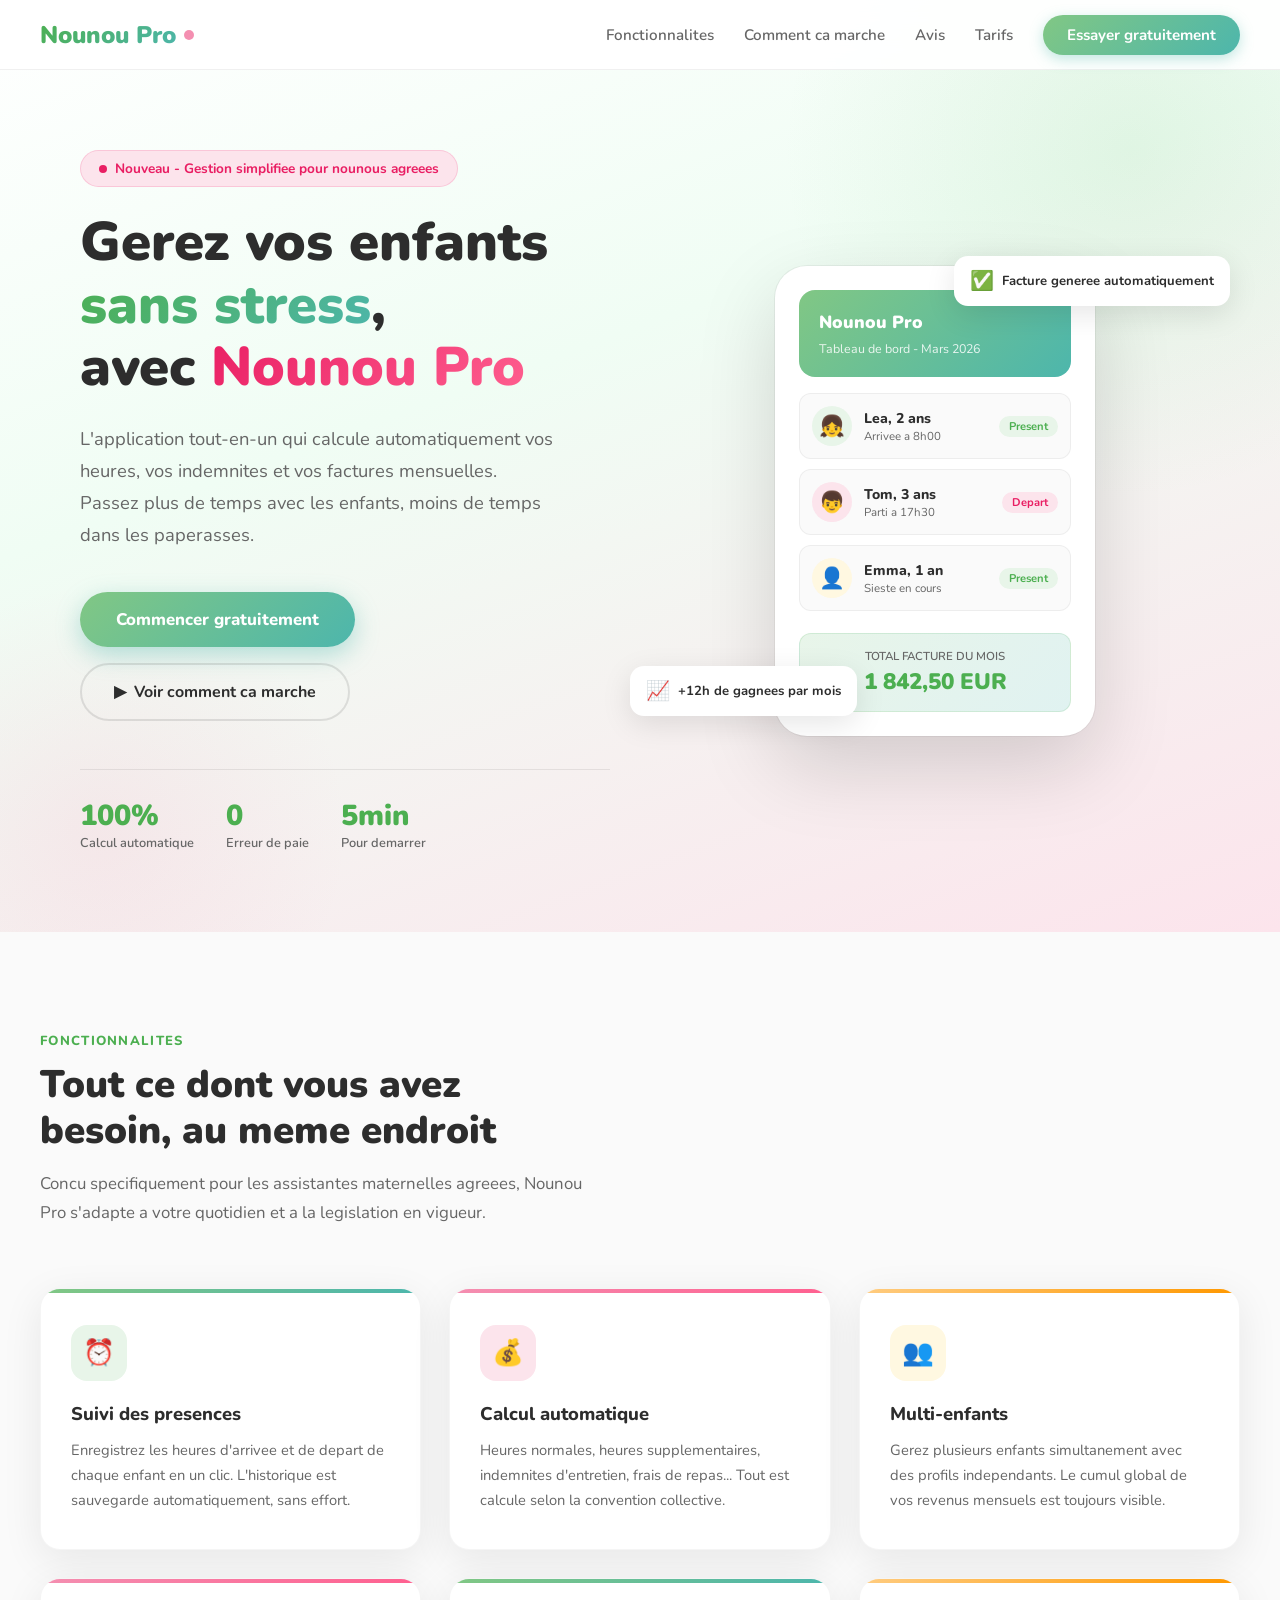
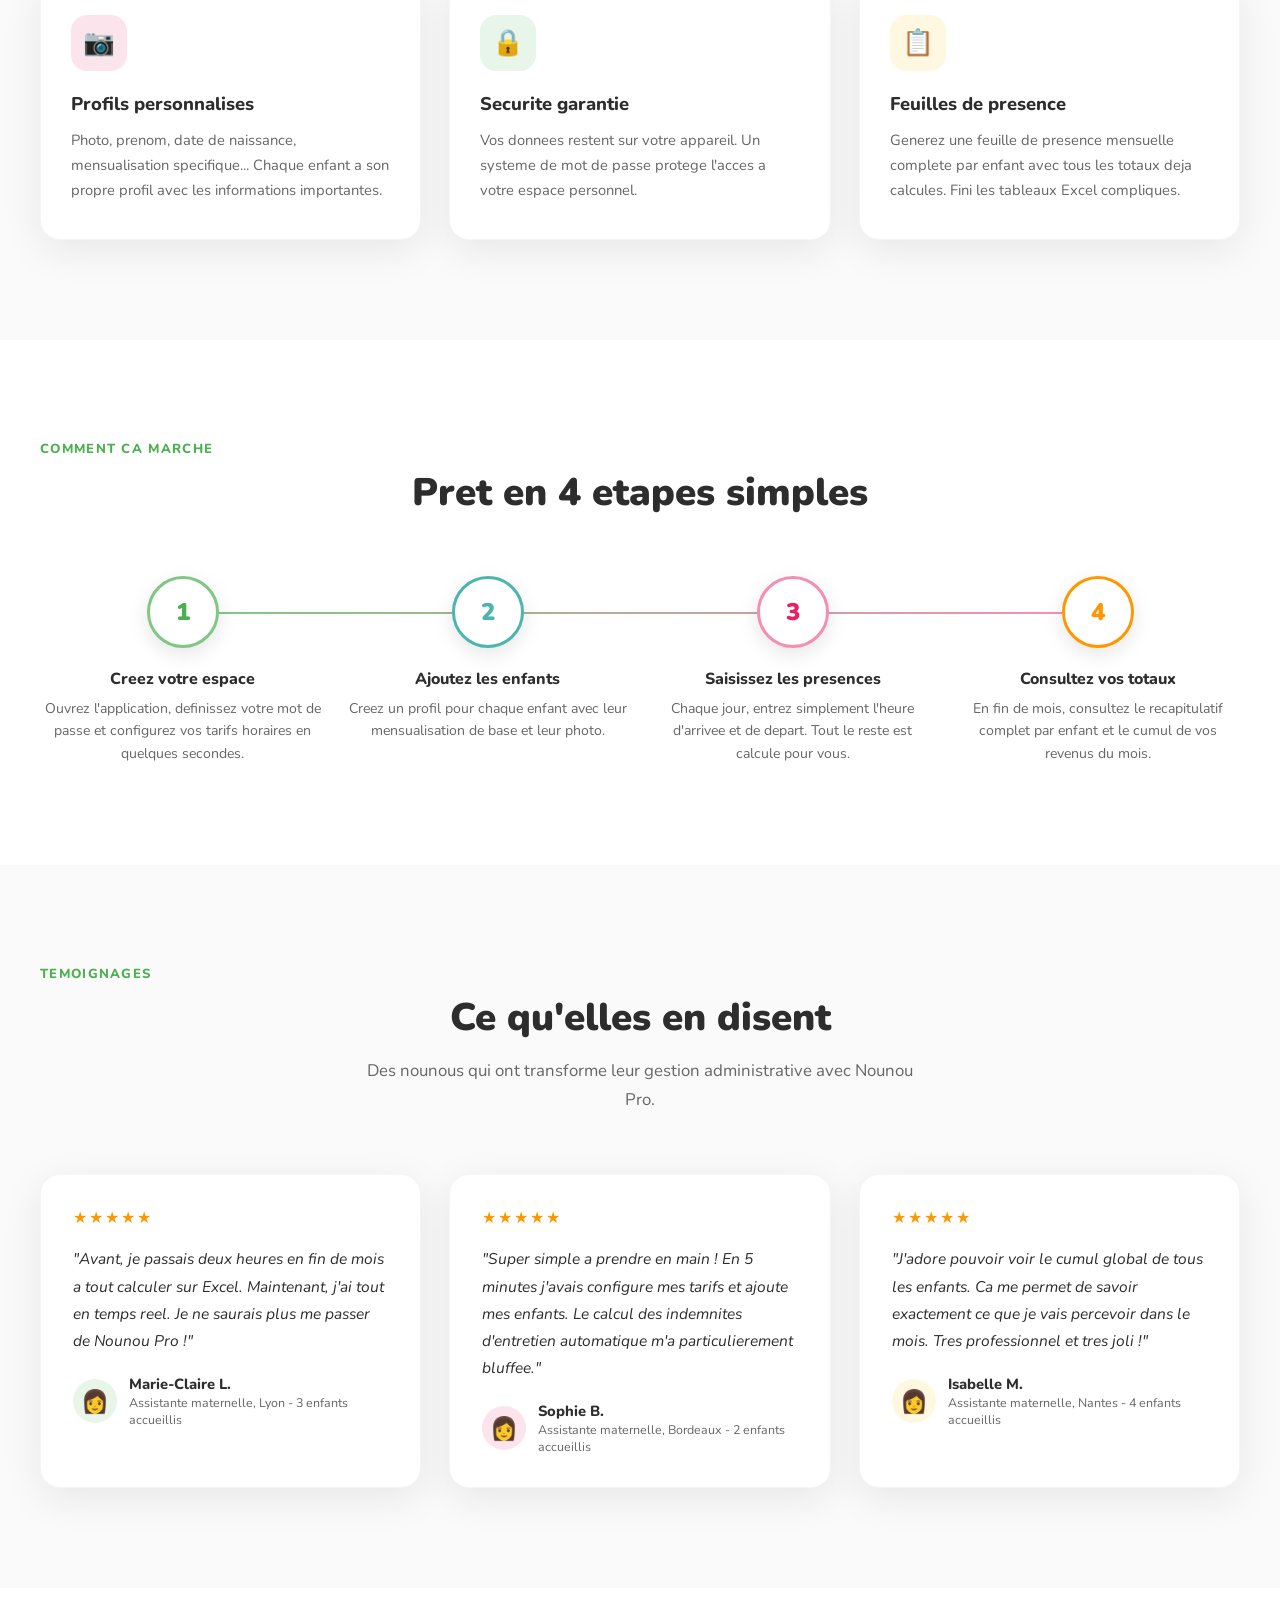
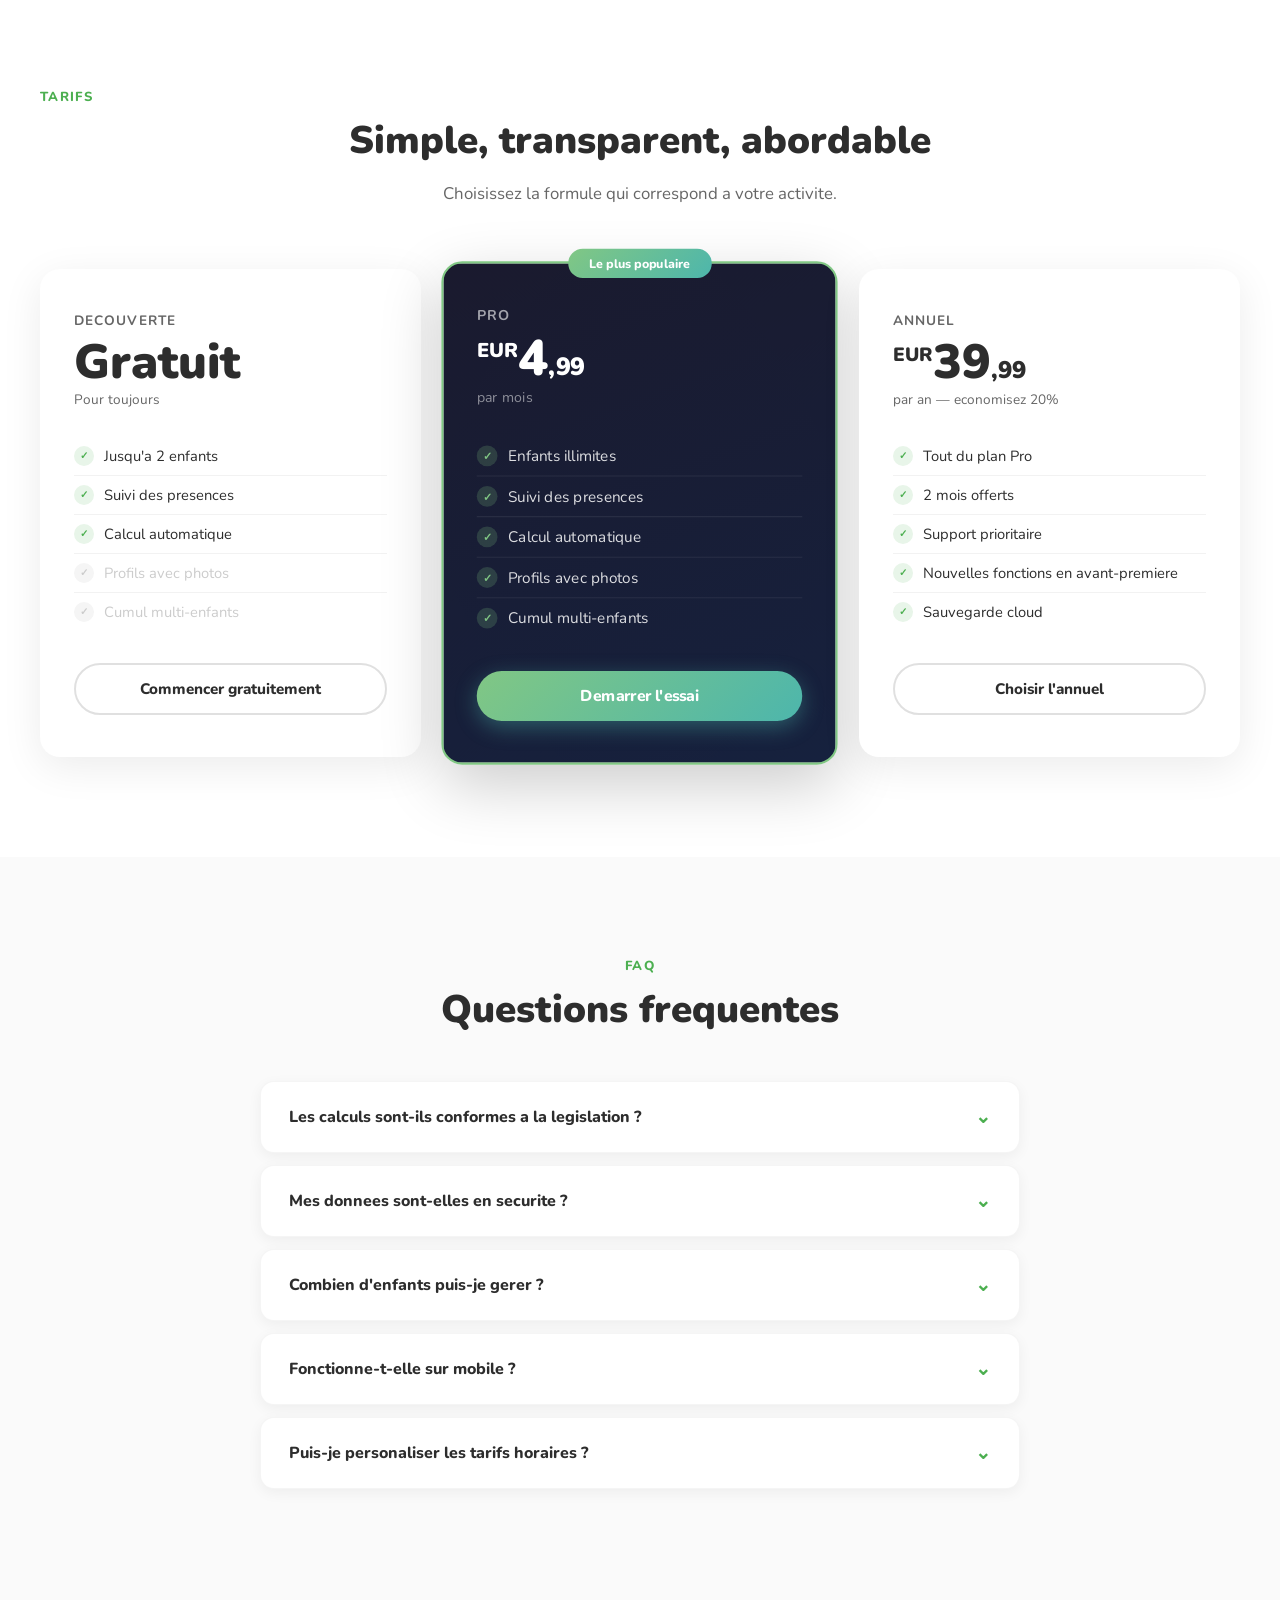
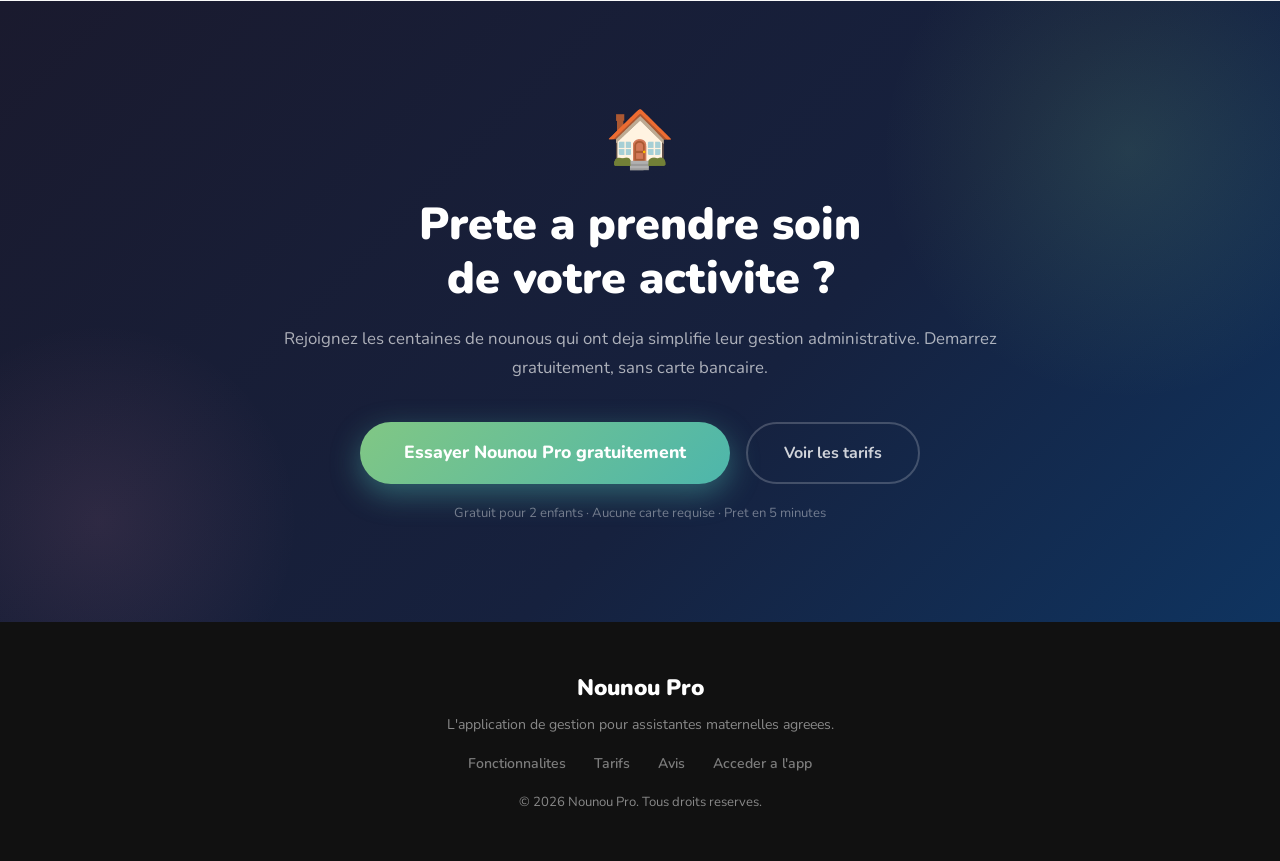
<file: index.html>
<!DOCTYPE html>
<html lang="fr">
<head>
    <meta charset="UTF-8">
    <meta name="viewport" content="width=device-width, initial-scale=1.0">
    <title>Nounou Pro - Simplifiez votre quotidien</title>
    <link href="https://fonts.googleapis.com/css2?family=Nunito:wght@400;600;700;800;900&display=swap" rel="stylesheet">
    <link href="https://fonts.googleapis.com/icon?family=Material+Icons" rel="stylesheet">
    <style>
        :root {
            --green: #81c784;
            --green-dark: #4caf50;
            --green-light: #e8f5e9;
            --pink: #f48fb1;
            --pink-dark: #e91e63;
            --pink-light: #fce4ec;
            --yellow: #ffcc80;
            --yellow-dark: #ff9800;
            --teal: #4db6ac;
            --text: #2d2d2d;
            --text-light: #666;
            --bg: #ffffff;
            --bg-soft: #fafafa;
            --shadow: 0 10px 40px rgba(0,0,0,0.08);
            --shadow-hover: 0 20px 60px rgba(0,0,0,0.14);
            --radius: 20px;
            --font: 'Nunito', sans-serif;
        }

        * { margin: 0; padding: 0; box-sizing: border-box; }

        html { scroll-behavior: smooth; }

        body {
            font-family: var(--font);
            color: var(--text);
            background: var(--bg);
            overflow-x: hidden;
        }

        /* ===== NAVBAR ===== */
        nav {
            position: fixed;
            top: 0;
            left: 0;
            right: 0;
            z-index: 1000;
            background: rgba(255,255,255,0.92);
            backdrop-filter: blur(12px);
            -webkit-backdrop-filter: blur(12px);
            border-bottom: 1px solid rgba(0,0,0,0.06);
            padding: 0 40px;
            height: 70px;
            display: flex;
            align-items: center;
            justify-content: space-between;
            transition: box-shadow 0.3s;
        }

        nav.scrolled { box-shadow: 0 4px 20px rgba(0,0,0,0.1); }

        .nav-logo {
            font-size: 1.5rem;
            font-weight: 900;
            color: var(--green-dark);
            text-decoration: none;
            display: flex;
            align-items: center;
            gap: 8px;
        }

        .nav-logo span {
            background: linear-gradient(135deg, var(--green-dark), var(--teal));
            -webkit-background-clip: text;
            -webkit-text-fill-color: transparent;
            background-clip: text;
        }

        .nav-logo .logo-dot {
            width: 10px;
            height: 10px;
            background: var(--pink);
            border-radius: 50%;
            display: inline-block;
            -webkit-text-fill-color: initial;
            background-clip: initial;
        }

        .nav-links-desktop {
            display: flex;
            align-items: center;
            gap: 30px;
        }

        .nav-links-desktop a {
            text-decoration: none;
            color: var(--text-light);
            font-weight: 600;
            font-size: 0.95rem;
            transition: color 0.2s;
        }

        .nav-links-desktop a:hover { color: var(--green-dark); }

        .nav-cta {
            background: linear-gradient(135deg, var(--green), var(--teal));
            color: white !important;
            padding: 10px 24px;
            border-radius: 50px;
            font-weight: 700 !important;
            transition: transform 0.2s, box-shadow 0.2s !important;
            box-shadow: 0 4px 14px rgba(77, 182, 172, 0.35);
        }

        .nav-cta:hover {
            transform: translateY(-2px);
            box-shadow: 0 6px 20px rgba(77, 182, 172, 0.45) !important;
            color: white !important;
        }

        /* ===== HERO ===== */
        .hero {
            min-height: 100vh;
            padding-top: 70px;
            background: linear-gradient(160deg, #fff 0%, #f0fdf4 40%, #fce4ec 100%);
            display: flex;
            align-items: center;
            position: relative;
            overflow: hidden;
        }

        .hero::before {
            content: '';
            position: absolute;
            top: -200px;
            right: -200px;
            width: 700px;
            height: 700px;
            background: radial-gradient(circle, rgba(129,199,132,0.15) 0%, transparent 70%);
            border-radius: 50%;
        }

        .hero::after {
            content: '';
            position: absolute;
            bottom: -150px;
            left: -150px;
            width: 500px;
            height: 500px;
            background: radial-gradient(circle, rgba(244,143,177,0.12) 0%, transparent 70%);
            border-radius: 50%;
        }

        .hero-container {
            max-width: 1200px;
            margin: 0 auto;
            padding: 80px 40px;
            display: grid;
            grid-template-columns: 1fr 1fr;
            gap: 60px;
            align-items: center;
            position: relative;
            z-index: 1;
        }

        .hero-badge {
            display: inline-flex;
            align-items: center;
            gap: 8px;
            background: var(--pink-light);
            color: var(--pink-dark);
            padding: 8px 18px;
            border-radius: 50px;
            font-size: 0.85rem;
            font-weight: 700;
            margin-bottom: 24px;
            border: 1px solid rgba(233, 30, 99, 0.15);
        }

        .hero-badge-dot {
            width: 8px;
            height: 8px;
            background: var(--pink-dark);
            border-radius: 50%;
            animation: pulse 2s infinite;
        }

        @keyframes pulse {
            0%, 100% { opacity: 1; transform: scale(1); }
            50% { opacity: 0.5; transform: scale(1.3); }
        }

        .hero-title {
            font-size: 3.4rem;
            font-weight: 900;
            line-height: 1.15;
            margin-bottom: 24px;
            color: var(--text);
        }

        .hero-title .highlight {
            background: linear-gradient(135deg, var(--green-dark), var(--teal));
            -webkit-background-clip: text;
            -webkit-text-fill-color: transparent;
            background-clip: text;
        }

        .hero-title .highlight-pink {
            background: linear-gradient(135deg, var(--pink-dark), #ff6090);
            -webkit-background-clip: text;
            -webkit-text-fill-color: transparent;
            background-clip: text;
        }

        .hero-desc {
            font-size: 1.15rem;
            color: var(--text-light);
            line-height: 1.75;
            margin-bottom: 40px;
            max-width: 480px;
        }

        .hero-actions {
            display: flex;
            gap: 16px;
            flex-wrap: wrap;
            align-items: center;
        }

        .btn-primary {
            background: linear-gradient(135deg, var(--green), var(--teal));
            color: white;
            padding: 16px 36px;
            border-radius: 50px;
            text-decoration: none;
            font-weight: 800;
            font-size: 1.05rem;
            box-shadow: 0 8px 24px rgba(77, 182, 172, 0.4);
            transition: transform 0.2s, box-shadow 0.2s;
            display: inline-block;
        }

        .btn-primary:hover {
            transform: translateY(-3px);
            box-shadow: 0 12px 32px rgba(77, 182, 172, 0.5);
        }

        .btn-secondary {
            color: var(--text);
            padding: 16px 32px;
            border-radius: 50px;
            text-decoration: none;
            font-weight: 700;
            font-size: 1rem;
            border: 2px solid rgba(0,0,0,0.1);
            transition: border-color 0.2s, background 0.2s;
            display: inline-flex;
            align-items: center;
            gap: 8px;
        }

        .btn-secondary:hover {
            border-color: var(--green);
            background: var(--green-light);
        }

        .hero-stats {
            display: flex;
            gap: 32px;
            margin-top: 48px;
            padding-top: 32px;
            border-top: 1px solid rgba(0,0,0,0.08);
        }

        .stat-item { text-align: left; }

        .stat-value {
            font-size: 1.8rem;
            font-weight: 900;
            color: var(--green-dark);
            line-height: 1;
        }

        .stat-label {
            font-size: 0.8rem;
            color: var(--text-light);
            margin-top: 4px;
            font-weight: 600;
        }

        .hero-visual {
            position: relative;
            display: flex;
            justify-content: center;
            align-items: center;
        }

        .hero-phone-mockup {
            background: white;
            border-radius: 32px;
            box-shadow: 0 30px 80px rgba(0,0,0,0.15), 0 0 0 1px rgba(0,0,0,0.05);
            padding: 24px;
            width: 320px;
            position: relative;
            z-index: 2;
            animation: float 4s ease-in-out infinite;
        }

        @keyframes float {
            0%, 100% { transform: translateY(0px); }
            50% { transform: translateY(-12px); }
        }

        .mockup-header {
            background: linear-gradient(135deg, var(--green), var(--teal));
            border-radius: 16px;
            padding: 20px;
            color: white;
            margin-bottom: 16px;
        }

        .mockup-logo-text {
            font-weight: 900;
            font-size: 1.1rem;
            margin-bottom: 6px;
        }

        .mockup-subtitle {
            font-size: 0.78rem;
            opacity: 0.85;
        }

        .mockup-cards {
            display: flex;
            flex-direction: column;
            gap: 10px;
        }

        .mockup-child-card {
            display: flex;
            align-items: center;
            gap: 12px;
            background: var(--bg-soft);
            border-radius: 12px;
            padding: 12px;
            border: 1px solid rgba(0,0,0,0.05);
        }

        .mockup-avatar {
            width: 40px;
            height: 40px;
            border-radius: 50%;
            display: flex;
            align-items: center;
            justify-content: center;
            font-size: 1.3rem;
            flex-shrink: 0;
        }

        .mockup-avatar.green { background: var(--green-light); }
        .mockup-avatar.pink { background: var(--pink-light); }
        .mockup-avatar.yellow { background: #fff8e1; }

        .mockup-child-info { flex: 1; }

        .mockup-child-name {
            font-weight: 800;
            font-size: 0.88rem;
            color: var(--text);
        }

        .mockup-child-status {
            font-size: 0.72rem;
            color: var(--text-light);
        }

        .mockup-badge {
            background: var(--green-light);
            color: var(--green-dark);
            padding: 3px 10px;
            border-radius: 50px;
            font-size: 0.7rem;
            font-weight: 700;
        }

        .mockup-badge.pink {
            background: var(--pink-light);
            color: var(--pink-dark);
        }

        .mockup-summary {
            background: linear-gradient(135deg, var(--green-light), #e0f2f1);
            border-radius: 12px;
            padding: 14px;
            margin-top: 12px;
            text-align: center;
            border: 1px solid rgba(76,175,80,0.15);
        }

        .mockup-summary-label {
            font-size: 0.72rem;
            color: var(--text-light);
            font-weight: 600;
        }

        .mockup-summary-value {
            font-size: 1.4rem;
            font-weight: 900;
            color: var(--green-dark);
            margin-top: 2px;
        }

        .hero-floating-badge {
            position: absolute;
            background: white;
            border-radius: 14px;
            padding: 12px 16px;
            box-shadow: 0 8px 30px rgba(0,0,0,0.1);
            font-size: 0.82rem;
            font-weight: 700;
            display: flex;
            align-items: center;
            gap: 8px;
            z-index: 3;
            animation: float2 3.5s ease-in-out infinite;
            white-space: nowrap;
        }

        @keyframes float2 {
            0%, 100% { transform: translateY(0px) rotate(-2deg); }
            50% { transform: translateY(-8px) rotate(-2deg); }
        }

        .badge-top-right {
            top: -10px;
            right: -30px;
            animation-delay: 0.5s;
        }

        .badge-bottom-left {
            bottom: 20px;
            left: -40px;
            animation-delay: 1s;
            animation-name: float3;
        }

        @keyframes float3 {
            0%, 100% { transform: translateY(0px) rotate(2deg); }
            50% { transform: translateY(-10px) rotate(2deg); }
        }

        .badge-icon { font-size: 1.2rem; }

        /* ===== SECTION: FEATURES ===== */
        .section {
            padding: 100px 40px;
        }

        .section-alt { background: var(--bg-soft); }

        .section-container {
            max-width: 1200px;
            margin: 0 auto;
        }

        .section-label {
            font-size: 0.82rem;
            font-weight: 800;
            letter-spacing: 0.1em;
            text-transform: uppercase;
            color: var(--green-dark);
            margin-bottom: 12px;
            display: block;
        }

        .section-title {
            font-size: 2.4rem;
            font-weight: 900;
            line-height: 1.2;
            margin-bottom: 16px;
            color: var(--text);
        }

        .section-desc {
            font-size: 1.05rem;
            color: var(--text-light);
            line-height: 1.7;
            max-width: 560px;
            margin-bottom: 60px;
        }

        .features-grid {
            display: grid;
            grid-template-columns: repeat(3, 1fr);
            gap: 28px;
        }

        .feature-card {
            background: white;
            border-radius: var(--radius);
            padding: 36px 30px;
            box-shadow: var(--shadow);
            border: 1px solid rgba(0,0,0,0.04);
            transition: transform 0.3s, box-shadow 0.3s;
            position: relative;
            overflow: hidden;
        }

        .feature-card::before {
            content: '';
            position: absolute;
            top: 0;
            left: 0;
            right: 0;
            height: 4px;
            border-radius: 4px 4px 0 0;
        }

        .feature-card.green::before { background: linear-gradient(90deg, var(--green), var(--teal)); }
        .feature-card.pink::before { background: linear-gradient(90deg, var(--pink), #ff6090); }
        .feature-card.yellow::before { background: linear-gradient(90deg, var(--yellow), var(--yellow-dark)); }

        .feature-card:hover {
            transform: translateY(-6px);
            box-shadow: var(--shadow-hover);
        }

        .feature-icon {
            width: 56px;
            height: 56px;
            border-radius: 16px;
            display: flex;
            align-items: center;
            justify-content: center;
            font-size: 1.6rem;
            margin-bottom: 20px;
        }

        .feature-icon.green { background: var(--green-light); }
        .feature-icon.pink { background: var(--pink-light); }
        .feature-icon.yellow { background: #fff8e1; }

        .feature-title {
            font-size: 1.15rem;
            font-weight: 800;
            margin-bottom: 12px;
            color: var(--text);
        }

        .feature-desc {
            font-size: 0.92rem;
            color: var(--text-light);
            line-height: 1.7;
        }

        /* ===== HOW IT WORKS ===== */
        .steps-grid {
            display: grid;
            grid-template-columns: repeat(4, 1fr);
            gap: 20px;
            margin-top: 60px;
            position: relative;
        }

        .steps-grid::before {
            content: '';
            position: absolute;
            top: 36px;
            left: calc(12.5% + 28px);
            right: calc(12.5% + 28px);
            height: 2px;
            background: linear-gradient(90deg, var(--green), var(--pink));
            z-index: 0;
        }

        .step-item {
            text-align: center;
            position: relative;
            z-index: 1;
        }

        .step-number {
            width: 72px;
            height: 72px;
            border-radius: 50%;
            background: white;
            display: flex;
            align-items: center;
            justify-content: center;
            margin: 0 auto 20px;
            font-size: 1.5rem;
            font-weight: 900;
            box-shadow: 0 6px 20px rgba(0,0,0,0.1);
            border: 3px solid transparent;
            background-clip: padding-box;
            position: relative;
        }

        .step-item:nth-child(1) .step-number { border-color: var(--green); color: var(--green-dark); }
        .step-item:nth-child(2) .step-number { border-color: var(--teal); color: var(--teal); }
        .step-item:nth-child(3) .step-number { border-color: var(--pink); color: var(--pink-dark); }
        .step-item:nth-child(4) .step-number { border-color: var(--yellow-dark); color: var(--yellow-dark); }

        .step-title {
            font-size: 1rem;
            font-weight: 800;
            color: var(--text);
            margin-bottom: 8px;
        }

        .step-desc {
            font-size: 0.88rem;
            color: var(--text-light);
            line-height: 1.6;
        }

        /* ===== TESTIMONIALS ===== */
        .testimonials-grid {
            display: grid;
            grid-template-columns: repeat(3, 1fr);
            gap: 28px;
        }

        .testimonial-card {
            background: white;
            border-radius: var(--radius);
            padding: 32px;
            box-shadow: var(--shadow);
            border: 1px solid rgba(0,0,0,0.04);
            transition: transform 0.3s;
        }

        .testimonial-card:hover { transform: translateY(-4px); }

        .stars {
            color: var(--yellow-dark);
            font-size: 1rem;
            margin-bottom: 16px;
            letter-spacing: 2px;
        }

        .testimonial-text {
            font-size: 0.97rem;
            color: var(--text);
            line-height: 1.75;
            font-style: italic;
            margin-bottom: 20px;
        }

        .testimonial-author {
            display: flex;
            align-items: center;
            gap: 12px;
        }

        .author-avatar {
            width: 44px;
            height: 44px;
            border-radius: 50%;
            display: flex;
            align-items: center;
            justify-content: center;
            font-size: 1.4rem;
            flex-shrink: 0;
        }

        .author-avatar.green { background: var(--green-light); }
        .author-avatar.pink { background: var(--pink-light); }
        .author-avatar.yellow { background: #fff8e1; }

        .author-name {
            font-weight: 800;
            font-size: 0.92rem;
            color: var(--text);
        }

        .author-role {
            font-size: 0.78rem;
            color: var(--text-light);
        }

        /* ===== PRICING ===== */
        .pricing-grid {
            display: grid;
            grid-template-columns: repeat(3, 1fr);
            gap: 28px;
            align-items: center;
        }

        .pricing-card {
            background: white;
            border-radius: var(--radius);
            padding: 40px 32px;
            box-shadow: var(--shadow);
            border: 2px solid transparent;
            transition: transform 0.3s, box-shadow 0.3s;
            position: relative;
        }

        .pricing-card.featured {
            background: linear-gradient(160deg, #1a1a2e 0%, #16213e 100%);
            color: white;
            border-color: var(--green);
            transform: scale(1.04);
            box-shadow: 0 20px 60px rgba(0,0,0,0.2);
        }

        .pricing-card:not(.featured):hover {
            transform: translateY(-6px);
            border-color: var(--green-light);
            box-shadow: var(--shadow-hover);
        }

        .pricing-badge {
            position: absolute;
            top: -14px;
            left: 50%;
            transform: translateX(-50%);
            background: linear-gradient(135deg, var(--green), var(--teal));
            color: white;
            padding: 6px 20px;
            border-radius: 50px;
            font-size: 0.75rem;
            font-weight: 800;
            white-space: nowrap;
        }

        .pricing-plan {
            font-size: 0.85rem;
            font-weight: 700;
            text-transform: uppercase;
            letter-spacing: 0.08em;
            color: var(--text-light);
            margin-bottom: 8px;
        }

        .pricing-card.featured .pricing-plan { color: rgba(255,255,255,0.6); }

        .pricing-price {
            font-size: 3rem;
            font-weight: 900;
            color: var(--text);
            line-height: 1;
            margin-bottom: 4px;
        }

        .pricing-card.featured .pricing-price { color: white; }

        .pricing-price sup {
            font-size: 1.2rem;
            vertical-align: super;
        }

        .pricing-period {
            font-size: 0.85rem;
            color: var(--text-light);
            margin-bottom: 28px;
        }

        .pricing-card.featured .pricing-period { color: rgba(255,255,255,0.5); }

        .pricing-features {
            list-style: none;
            margin-bottom: 32px;
        }

        .pricing-features li {
            padding: 9px 0;
            font-size: 0.92rem;
            display: flex;
            align-items: center;
            gap: 10px;
            color: var(--text);
            border-bottom: 1px solid rgba(0,0,0,0.05);
        }

        .pricing-card.featured .pricing-features li {
            color: rgba(255,255,255,0.85);
            border-bottom-color: rgba(255,255,255,0.07);
        }

        .pricing-features li:last-child { border-bottom: none; }

        .check-icon {
            width: 20px;
            height: 20px;
            border-radius: 50%;
            background: var(--green-light);
            color: var(--green-dark);
            display: flex;
            align-items: center;
            justify-content: center;
            font-size: 0.65rem;
            font-weight: 900;
            flex-shrink: 0;
        }

        .pricing-card.featured .check-icon {
            background: rgba(129,199,132,0.2);
            color: var(--green);
        }

        .check-icon.disabled {
            background: #f5f5f5;
            color: #ccc;
        }

        .btn-pricing {
            display: block;
            text-align: center;
            padding: 14px 24px;
            border-radius: 50px;
            font-weight: 800;
            text-decoration: none;
            font-size: 0.95rem;
            transition: transform 0.2s, box-shadow 0.2s;
        }

        .btn-pricing.outline {
            border: 2px solid rgba(0,0,0,0.12);
            color: var(--text);
        }

        .btn-pricing.outline:hover {
            border-color: var(--green);
            background: var(--green-light);
            transform: translateY(-2px);
        }

        .btn-pricing.solid {
            background: linear-gradient(135deg, var(--green), var(--teal));
            color: white;
            box-shadow: 0 6px 20px rgba(77,182,172,0.4);
        }

        .btn-pricing.solid:hover {
            transform: translateY(-2px);
            box-shadow: 0 10px 28px rgba(77,182,172,0.5);
        }

        /* ===== FAQ ===== */
        .faq-list {
            max-width: 760px;
            margin: 0 auto;
        }

        .faq-item {
            background: white;
            border-radius: 14px;
            margin-bottom: 12px;
            box-shadow: 0 4px 14px rgba(0,0,0,0.05);
            border: 1px solid rgba(0,0,0,0.04);
            overflow: hidden;
        }

        .faq-question {
            padding: 22px 28px;
            font-weight: 800;
            font-size: 1rem;
            cursor: pointer;
            display: flex;
            justify-content: space-between;
            align-items: center;
            gap: 20px;
            user-select: none;
            transition: background 0.2s;
        }

        .faq-question:hover { background: var(--bg-soft); }

        .faq-arrow {
            font-size: 1.2rem;
            transition: transform 0.3s;
            color: var(--green-dark);
            flex-shrink: 0;
        }

        .faq-item.open .faq-arrow { transform: rotate(180deg); }

        .faq-answer {
            max-height: 0;
            overflow: hidden;
            transition: max-height 0.35s ease, padding 0.2s;
        }

        .faq-item.open .faq-answer { max-height: 300px; }

        .faq-answer-inner {
            padding: 0 28px 22px;
            font-size: 0.95rem;
            color: var(--text-light);
            line-height: 1.75;
        }

        /* ===== CTA FINAL ===== */
        .cta-section {
            padding: 100px 40px;
            background: linear-gradient(135deg, #1a1a2e 0%, #16213e 60%, #0f3460 100%);
            position: relative;
            overflow: hidden;
        }

        .cta-section::before {
            content: '';
            position: absolute;
            top: -100px;
            right: -100px;
            width: 500px;
            height: 500px;
            background: radial-gradient(circle, rgba(129,199,132,0.15) 0%, transparent 70%);
            border-radius: 50%;
        }

        .cta-section::after {
            content: '';
            position: absolute;
            bottom: -100px;
            left: -100px;
            width: 400px;
            height: 400px;
            background: radial-gradient(circle, rgba(244,143,177,0.1) 0%, transparent 70%);
            border-radius: 50%;
        }

        .cta-container {
            max-width: 720px;
            margin: 0 auto;
            text-align: center;
            position: relative;
            z-index: 1;
        }

        .cta-emoji {
            font-size: 3.5rem;
            margin-bottom: 20px;
            display: block;
        }

        .cta-title {
            font-size: 2.8rem;
            font-weight: 900;
            color: white;
            line-height: 1.2;
            margin-bottom: 20px;
        }

        .cta-desc {
            font-size: 1.05rem;
            color: rgba(255,255,255,0.65);
            line-height: 1.7;
            margin-bottom: 40px;
        }

        .cta-actions {
            display: flex;
            gap: 16px;
            justify-content: center;
            flex-wrap: wrap;
        }

        .btn-cta-primary {
            background: linear-gradient(135deg, var(--green), var(--teal));
            color: white;
            padding: 18px 44px;
            border-radius: 50px;
            text-decoration: none;
            font-weight: 800;
            font-size: 1.1rem;
            box-shadow: 0 10px 30px rgba(77,182,172,0.45);
            transition: transform 0.2s, box-shadow 0.2s;
            display: inline-block;
        }

        .btn-cta-primary:hover {
            transform: translateY(-3px);
            box-shadow: 0 14px 40px rgba(77,182,172,0.55);
        }

        .btn-cta-secondary {
            color: rgba(255,255,255,0.8);
            padding: 18px 36px;
            border-radius: 50px;
            text-decoration: none;
            font-weight: 700;
            font-size: 1rem;
            border: 2px solid rgba(255,255,255,0.2);
            transition: border-color 0.2s, color 0.2s;
            display: inline-block;
        }

        .btn-cta-secondary:hover {
            border-color: rgba(255,255,255,0.5);
            color: white;
        }

        .cta-note {
            font-size: 0.82rem;
            color: rgba(255,255,255,0.4);
            margin-top: 20px;
        }

        /* ===== FOOTER ===== */
        footer {
            background: #111;
            color: rgba(255,255,255,0.5);
            padding: 50px 40px;
            text-align: center;
        }

        .footer-logo {
            font-size: 1.4rem;
            font-weight: 900;
            color: white;
            margin-bottom: 12px;
        }

        .footer-links {
            display: flex;
            justify-content: center;
            gap: 28px;
            margin: 20px 0;
            flex-wrap: wrap;
        }

        .footer-links a {
            color: rgba(255,255,255,0.45);
            text-decoration: none;
            font-size: 0.88rem;
            font-weight: 600;
            transition: color 0.2s;
        }

        .footer-links a:hover { color: var(--green); }

        .footer-copy {
            font-size: 0.82rem;
            margin-top: 12px;
        }

        /* ===== RESPONSIVE ===== */
        @media (max-width: 1024px) {
            .features-grid { grid-template-columns: repeat(2, 1fr); }
            .pricing-grid { grid-template-columns: 1fr; max-width: 480px; margin: 0 auto; }
            .pricing-card.featured { transform: none; }
            .steps-grid { grid-template-columns: repeat(2, 1fr); }
            .steps-grid::before { display: none; }
        }

        @media (max-width: 900px) {
            .hero-container {
                grid-template-columns: 1fr;
                text-align: center;
                gap: 50px;
            }

            .hero-title { font-size: 2.6rem; }
            .hero-desc { margin: 0 auto 40px; }
            .hero-actions { justify-content: center; }
            .hero-stats { justify-content: center; }

            .hero-visual {
                order: -1;
            }

            .badge-top-right { right: 0; }
            .badge-bottom-left { left: 0; }

            .testimonials-grid { grid-template-columns: 1fr; max-width: 480px; margin: 0 auto; }

            .section { padding: 70px 24px; }

            .section-title { font-size: 1.9rem; }
        }

        @media (max-width: 640px) {
            nav { padding: 0 20px; }
            .nav-links-desktop { display: none; }

            .hero-title { font-size: 2rem; }
            .hero-container { padding: 50px 24px; }

            .hero-phone-mockup { width: 280px; }

            .features-grid { grid-template-columns: 1fr; }
            .steps-grid { grid-template-columns: 1fr; max-width: 320px; margin: 40px auto 0; }

            .cta-title { font-size: 2rem; }

            .hero-stats { gap: 20px; }
        }
    </style>
</head>
<body>

    <!-- NAVBAR -->
    <nav id="navbar">
        <a href="#" class="nav-logo">
            <span>Nounou Pro</span>
            <span class="logo-dot"></span>
        </a>
        <div class="nav-links-desktop">
            <a href="#fonctionnalites">Fonctionnalites</a>
            <a href="#comment">Comment ca marche</a>
            <a href="#avis">Avis</a>
            <a href="#tarifs">Tarifs</a>
            <a href="app.html" class="nav-cta">Essayer gratuitement</a>
        </div>
    </nav>

    <!-- HERO -->
    <section class="hero">
        <div class="hero-container">
            <div class="hero-content">
                <div class="hero-badge">
                    <span class="hero-badge-dot"></span>
                    Nouveau - Gestion simplifiee pour nounous agreees
                </div>
                <h1 class="hero-title">
                    Gerez vos enfants<br>
                    <span class="highlight">sans stress</span>,<br>
                    avec <span class="highlight-pink">Nounou Pro</span>
                </h1>
                <p class="hero-desc">
                    L'application tout-en-un qui calcule automatiquement vos heures, vos indemnites et vos factures mensuelles. Passez plus de temps avec les enfants, moins de temps dans les paperasses.
                </p>
                <div class="hero-actions">
                    <a href="app.html" class="btn-primary">Commencer gratuitement</a>
                    <a href="#comment" class="btn-secondary">
                        <span>&#9654;</span> Voir comment ca marche
                    </a>
                </div>
                <div class="hero-stats">
                    <div class="stat-item">
                        <div class="stat-value">100%</div>
                        <div class="stat-label">Calcul automatique</div>
                    </div>
                    <div class="stat-item">
                        <div class="stat-value">0</div>
                        <div class="stat-label">Erreur de paie</div>
                    </div>
                    <div class="stat-item">
                        <div class="stat-value">5min</div>
                        <div class="stat-label">Pour demarrer</div>
                    </div>
                </div>
            </div>

            <div class="hero-visual">
                <div class="hero-phone-mockup">
                    <div class="mockup-header">
                        <div class="mockup-logo-text">Nounou Pro</div>
                        <div class="mockup-subtitle">Tableau de bord - Mars 2026</div>
                    </div>
                    <div class="mockup-cards">
                        <div class="mockup-child-card">
                            <div class="mockup-avatar green">&#128103;</div>
                            <div class="mockup-child-info">
                                <div class="mockup-child-name">Lea, 2 ans</div>
                                <div class="mockup-child-status">Arrivee a 8h00</div>
                            </div>
                            <div class="mockup-badge">Present</div>
                        </div>
                        <div class="mockup-child-card">
                            <div class="mockup-avatar pink">&#128102;</div>
                            <div class="mockup-child-info">
                                <div class="mockup-child-name">Tom, 3 ans</div>
                                <div class="mockup-child-status">Parti a 17h30</div>
                            </div>
                            <div class="mockup-badge pink">Depart</div>
                        </div>
                        <div class="mockup-child-card">
                            <div class="mockup-avatar yellow">&#128100;</div>
                            <div class="mockup-child-info">
                                <div class="mockup-child-name">Emma, 1 an</div>
                                <div class="mockup-child-status">Sieste en cours</div>
                            </div>
                            <div class="mockup-badge">Present</div>
                        </div>
                        <div class="mockup-summary">
                            <div class="mockup-summary-label">TOTAL FACTURE DU MOIS</div>
                            <div class="mockup-summary-value">1 842,50 EUR</div>
                        </div>
                    </div>
                </div>

                <div class="hero-floating-badge badge-top-right">
                    <span class="badge-icon">&#9989;</span>
                    Facture generee automatiquement
                </div>
                <div class="hero-floating-badge badge-bottom-left">
                    <span class="badge-icon">&#128200;</span>
                    +12h de gagnees par mois
                </div>
            </div>
        </div>
    </section>

    <!-- FEATURES -->
    <section class="section section-alt" id="fonctionnalites">
        <div class="section-container">
            <span class="section-label">Fonctionnalites</span>
            <h2 class="section-title">Tout ce dont vous avez<br>besoin, au meme endroit</h2>
            <p class="section-desc">Concu specifiquement pour les assistantes maternelles agreees, Nounou Pro s'adapte a votre quotidien et a la legislation en vigueur.</p>

            <div class="features-grid">
                <div class="feature-card green">
                    <div class="feature-icon green">&#9200;</div>
                    <h3 class="feature-title">Suivi des presences</h3>
                    <p class="feature-desc">Enregistrez les heures d'arrivee et de depart de chaque enfant en un clic. L'historique est sauvegarde automatiquement, sans effort.</p>
                </div>
                <div class="feature-card pink">
                    <div class="feature-icon pink">&#128176;</div>
                    <h3 class="feature-title">Calcul automatique</h3>
                    <p class="feature-desc">Heures normales, heures supplementaires, indemnites d'entretien, frais de repas... Tout est calcule selon la convention collective.</p>
                </div>
                <div class="feature-card yellow">
                    <div class="feature-icon yellow">&#128101;</div>
                    <h3 class="feature-title">Multi-enfants</h3>
                    <p class="feature-desc">Gerez plusieurs enfants simultanement avec des profils independants. Le cumul global de vos revenus mensuels est toujours visible.</p>
                </div>
                <div class="feature-card pink">
                    <div class="feature-icon pink">&#128247;</div>
                    <h3 class="feature-title">Profils personnalises</h3>
                    <p class="feature-desc">Photo, prenom, date de naissance, mensualisation specifique... Chaque enfant a son propre profil avec les informations importantes.</p>
                </div>
                <div class="feature-card green">
                    <div class="feature-icon green">&#128274;</div>
                    <h3 class="feature-title">Securite garantie</h3>
                    <p class="feature-desc">Vos donnees restent sur votre appareil. Un systeme de mot de passe protege l'acces a votre espace personnel.</p>
                </div>
                <div class="feature-card yellow">
                    <div class="feature-icon yellow">&#128203;</div>
                    <h3 class="feature-title">Feuilles de presence</h3>
                    <p class="feature-desc">Generez une feuille de presence mensuelle complete par enfant avec tous les totaux deja calcules. Fini les tableaux Excel compliques.</p>
                </div>
            </div>
        </div>
    </section>

    <!-- HOW IT WORKS -->
    <section class="section" id="comment">
        <div class="section-container">
            <span class="section-label">Comment ca marche</span>
            <h2 class="section-title" style="text-align:center">Pret en 4 etapes simples</h2>
            <div class="steps-grid">
                <div class="step-item">
                    <div class="step-number">1</div>
                    <h4 class="step-title">Creez votre espace</h4>
                    <p class="step-desc">Ouvrez l'application, definissez votre mot de passe et configurez vos tarifs horaires en quelques secondes.</p>
                </div>
                <div class="step-item">
                    <div class="step-number">2</div>
                    <h4 class="step-title">Ajoutez les enfants</h4>
                    <p class="step-desc">Creez un profil pour chaque enfant avec leur mensualisation de base et leur photo.</p>
                </div>
                <div class="step-item">
                    <div class="step-number">3</div>
                    <h4 class="step-title">Saisissez les presences</h4>
                    <p class="step-desc">Chaque jour, entrez simplement l'heure d'arrivee et de depart. Tout le reste est calcule pour vous.</p>
                </div>
                <div class="step-item">
                    <div class="step-number">4</div>
                    <h4 class="step-title">Consultez vos totaux</h4>
                    <p class="step-desc">En fin de mois, consultez le recapitulatif complet par enfant et le cumul de vos revenus du mois.</p>
                </div>
            </div>
        </div>
    </section>

    <!-- TESTIMONIALS -->
    <section class="section section-alt" id="avis">
        <div class="section-container">
            <span class="section-label">Temoignages</span>
            <h2 class="section-title" style="text-align:center">Ce qu'elles en disent</h2>
            <p class="section-desc" style="text-align:center; margin: 0 auto 60px;">Des nounous qui ont transforme leur gestion administrative avec Nounou Pro.</p>

            <div class="testimonials-grid">
                <div class="testimonial-card">
                    <div class="stars">&#9733;&#9733;&#9733;&#9733;&#9733;</div>
                    <p class="testimonial-text">"Avant, je passais deux heures en fin de mois a tout calculer sur Excel. Maintenant, j'ai tout en temps reel. Je ne saurais plus me passer de Nounou Pro !"</p>
                    <div class="testimonial-author">
                        <div class="author-avatar green">&#128105;</div>
                        <div>
                            <div class="author-name">Marie-Claire L.</div>
                            <div class="author-role">Assistante maternelle, Lyon - 3 enfants accueillis</div>
                        </div>
                    </div>
                </div>
                <div class="testimonial-card">
                    <div class="stars">&#9733;&#9733;&#9733;&#9733;&#9733;</div>
                    <p class="testimonial-text">"Super simple a prendre en main ! En 5 minutes j'avais configure mes tarifs et ajoute mes enfants. Le calcul des indemnites d'entretien automatique m'a particulierement bluffee."</p>
                    <div class="testimonial-author">
                        <div class="author-avatar pink">&#128105;</div>
                        <div>
                            <div class="author-name">Sophie B.</div>
                            <div class="author-role">Assistante maternelle, Bordeaux - 2 enfants accueillis</div>
                        </div>
                    </div>
                </div>
                <div class="testimonial-card">
                    <div class="stars">&#9733;&#9733;&#9733;&#9733;&#9733;</div>
                    <p class="testimonial-text">"J'adore pouvoir voir le cumul global de tous les enfants. Ca me permet de savoir exactement ce que je vais percevoir dans le mois. Tres professionnel et tres joli !"</p>
                    <div class="testimonial-author">
                        <div class="author-avatar yellow">&#128105;</div>
                        <div>
                            <div class="author-name">Isabelle M.</div>
                            <div class="author-role">Assistante maternelle, Nantes - 4 enfants accueillis</div>
                        </div>
                    </div>
                </div>
            </div>
        </div>
    </section>

    <!-- PRICING -->
    <section class="section" id="tarifs">
        <div class="section-container">
            <span class="section-label">Tarifs</span>
            <h2 class="section-title" style="text-align:center">Simple, transparent, abordable</h2>
            <p class="section-desc" style="text-align:center; margin: 0 auto 60px;">Choisissez la formule qui correspond a votre activite.</p>

            <div class="pricing-grid">
                <div class="pricing-card">
                    <div class="pricing-plan">Decouverte</div>
                    <div class="pricing-price"><sup></sup>Gratuit</div>
                    <div class="pricing-period">Pour toujours</div>
                    <ul class="pricing-features">
                        <li><div class="check-icon">&#10003;</div> Jusqu'a 2 enfants</li>
                        <li><div class="check-icon">&#10003;</div> Suivi des presences</li>
                        <li><div class="check-icon">&#10003;</div> Calcul automatique</li>
                        <li><div class="check-icon disabled">&#10003;</div> <span style="color:#ccc">Profils avec photos</span></li>
                        <li><div class="check-icon disabled">&#10003;</div> <span style="color:#ccc">Cumul multi-enfants</span></li>
                    </ul>
                    <a href="app.html" class="btn-pricing outline">Commencer gratuitement</a>
                </div>

                <div class="pricing-card featured">
                    <div class="pricing-badge">Le plus populaire</div>
                    <div class="pricing-plan">Pro</div>
                    <div class="pricing-price"><sup>EUR</sup>4<small style="font-size:1.5rem">,99</small></div>
                    <div class="pricing-period">par mois</div>
                    <ul class="pricing-features">
                        <li><div class="check-icon">&#10003;</div> Enfants illimites</li>
                        <li><div class="check-icon">&#10003;</div> Suivi des presences</li>
                        <li><div class="check-icon">&#10003;</div> Calcul automatique</li>
                        <li><div class="check-icon">&#10003;</div> Profils avec photos</li>
                        <li><div class="check-icon">&#10003;</div> Cumul multi-enfants</li>
                    </ul>
                    <a href="app.html" class="btn-pricing solid">Demarrer l'essai</a>
                </div>

                <div class="pricing-card">
                    <div class="pricing-plan">Annuel</div>
                    <div class="pricing-price"><sup>EUR</sup>39<small style="font-size:1.5rem">,99</small></div>
                    <div class="pricing-period">par an — economisez 20%</div>
                    <ul class="pricing-features">
                        <li><div class="check-icon">&#10003;</div> Tout du plan Pro</li>
                        <li><div class="check-icon">&#10003;</div> 2 mois offerts</li>
                        <li><div class="check-icon">&#10003;</div> Support prioritaire</li>
                        <li><div class="check-icon">&#10003;</div> Nouvelles fonctions en avant-premiere</li>
                        <li><div class="check-icon">&#10003;</div> Sauvegarde cloud</li>
                    </ul>
                    <a href="app.html" class="btn-pricing outline">Choisir l'annuel</a>
                </div>
            </div>
        </div>
    </section>

    <!-- FAQ -->
    <section class="section section-alt">
        <div class="section-container">
            <span class="section-label" style="text-align:center; display:block">FAQ</span>
            <h2 class="section-title" style="text-align:center; margin-bottom:48px">Questions frequentes</h2>
            <div class="faq-list">
                <div class="faq-item">
                    <div class="faq-question" onclick="toggleFaq(this)">
                        Les calculs sont-ils conformes a la legislation ?
                        <span class="faq-arrow">&#8964;</span>
                    </div>
                    <div class="faq-answer">
                        <div class="faq-answer-inner">Oui, Nounou Pro integre les regles de la convention collective nationale des assistants maternels : calcul des indemnites d'entretien (minimum legal et coefficient horaire), distinction heures normales / heures supplementaires, frais de repas configurables.</div>
                    </div>
                </div>
                <div class="faq-item">
                    <div class="faq-question" onclick="toggleFaq(this)">
                        Mes donnees sont-elles en securite ?
                        <span class="faq-arrow">&#8964;</span>
                    </div>
                    <div class="faq-answer">
                        <div class="faq-answer-inner">Toutes vos donnees sont stockees localement sur votre appareil. Aucune information personnelle n'est envoyee sur nos serveurs. L'acces a l'application est protege par un mot de passe que vous definissez vous-meme.</div>
                    </div>
                </div>
                <div class="faq-item">
                    <div class="faq-question" onclick="toggleFaq(this)">
                        Combien d'enfants puis-je gerer ?
                        <span class="faq-arrow">&#8964;</span>
                    </div>
                    <div class="faq-answer">
                        <div class="faq-answer-inner">Avec la version gratuite, vous pouvez gerer jusqu'a 2 enfants. Le plan Pro et Annuel permet un nombre illimite d'enfants, chacun avec son propre profil, ses donnees de presence et sa mensualisation.</div>
                    </div>
                </div>
                <div class="faq-item">
                    <div class="faq-question" onclick="toggleFaq(this)">
                        Fonctionne-t-elle sur mobile ?
                        <span class="faq-arrow">&#8964;</span>
                    </div>
                    <div class="faq-answer">
                        <div class="faq-answer-inner">Oui, Nounou Pro est entierement responsive et s'adapte a tous les ecrans : smartphone, tablette et ordinateur. Vous pouvez l'utiliser partout, a tout moment.</div>
                    </div>
                </div>
                <div class="faq-item">
                    <div class="faq-question" onclick="toggleFaq(this)">
                        Puis-je personaliser les tarifs horaires ?
                        <span class="faq-arrow">&#8964;</span>
                    </div>
                    <div class="faq-answer">
                        <div class="faq-answer-inner">Absolument. Vous configurez vos propres tarifs : taux horaire normal, taux horaire supplementaire, frais de repas, et mensualisation independante par enfant. Tout est modifiable a tout moment dans les parametres.</div>
                    </div>
                </div>
            </div>
        </div>
    </section>

    <!-- CTA FINAL -->
    <section class="cta-section">
        <div class="cta-container">
            <span class="cta-emoji">&#127968;</span>
            <h2 class="cta-title">Prete a prendre soin<br>de votre activite ?</h2>
            <p class="cta-desc">Rejoignez les centaines de nounous qui ont deja simplifie leur gestion administrative. Demarrez gratuitement, sans carte bancaire.</p>
            <div class="cta-actions">
                <a href="app.html" class="btn-cta-primary">Essayer Nounou Pro gratuitement</a>
                <a href="#tarifs" class="btn-cta-secondary">Voir les tarifs</a>
            </div>
            <p class="cta-note">Gratuit pour 2 enfants · Aucune carte requise · Pret en 5 minutes</p>
        </div>
    </section>

    <!-- FOOTER -->
    <footer>
        <div class="footer-logo">Nounou Pro</div>
        <p style="font-size:0.88rem; margin-bottom:4px;">L'application de gestion pour assistantes maternelles agreees.</p>
        <div class="footer-links">
            <a href="#fonctionnalites">Fonctionnalites</a>
            <a href="#tarifs">Tarifs</a>
            <a href="#avis">Avis</a>
            <a href="app.html">Acceder a l'app</a>
        </div>
        <p class="footer-copy">&copy; 2026 Nounou Pro. Tous droits reserves.</p>
    </footer>

    <script>
        const navbar = document.getElementById('navbar');
        window.addEventListener('scroll', () => {
            if (window.scrollY > 20) {
                navbar.classList.add('scrolled');
            } else {
                navbar.classList.remove('scrolled');
            }
        });

        function toggleFaq(el) {
            const item = el.closest('.faq-item');
            const isOpen = item.classList.contains('open');
            document.querySelectorAll('.faq-item').forEach(i => i.classList.remove('open'));
            if (!isOpen) item.classList.add('open');
        }
    </script>

</body>
</html>
</file>
